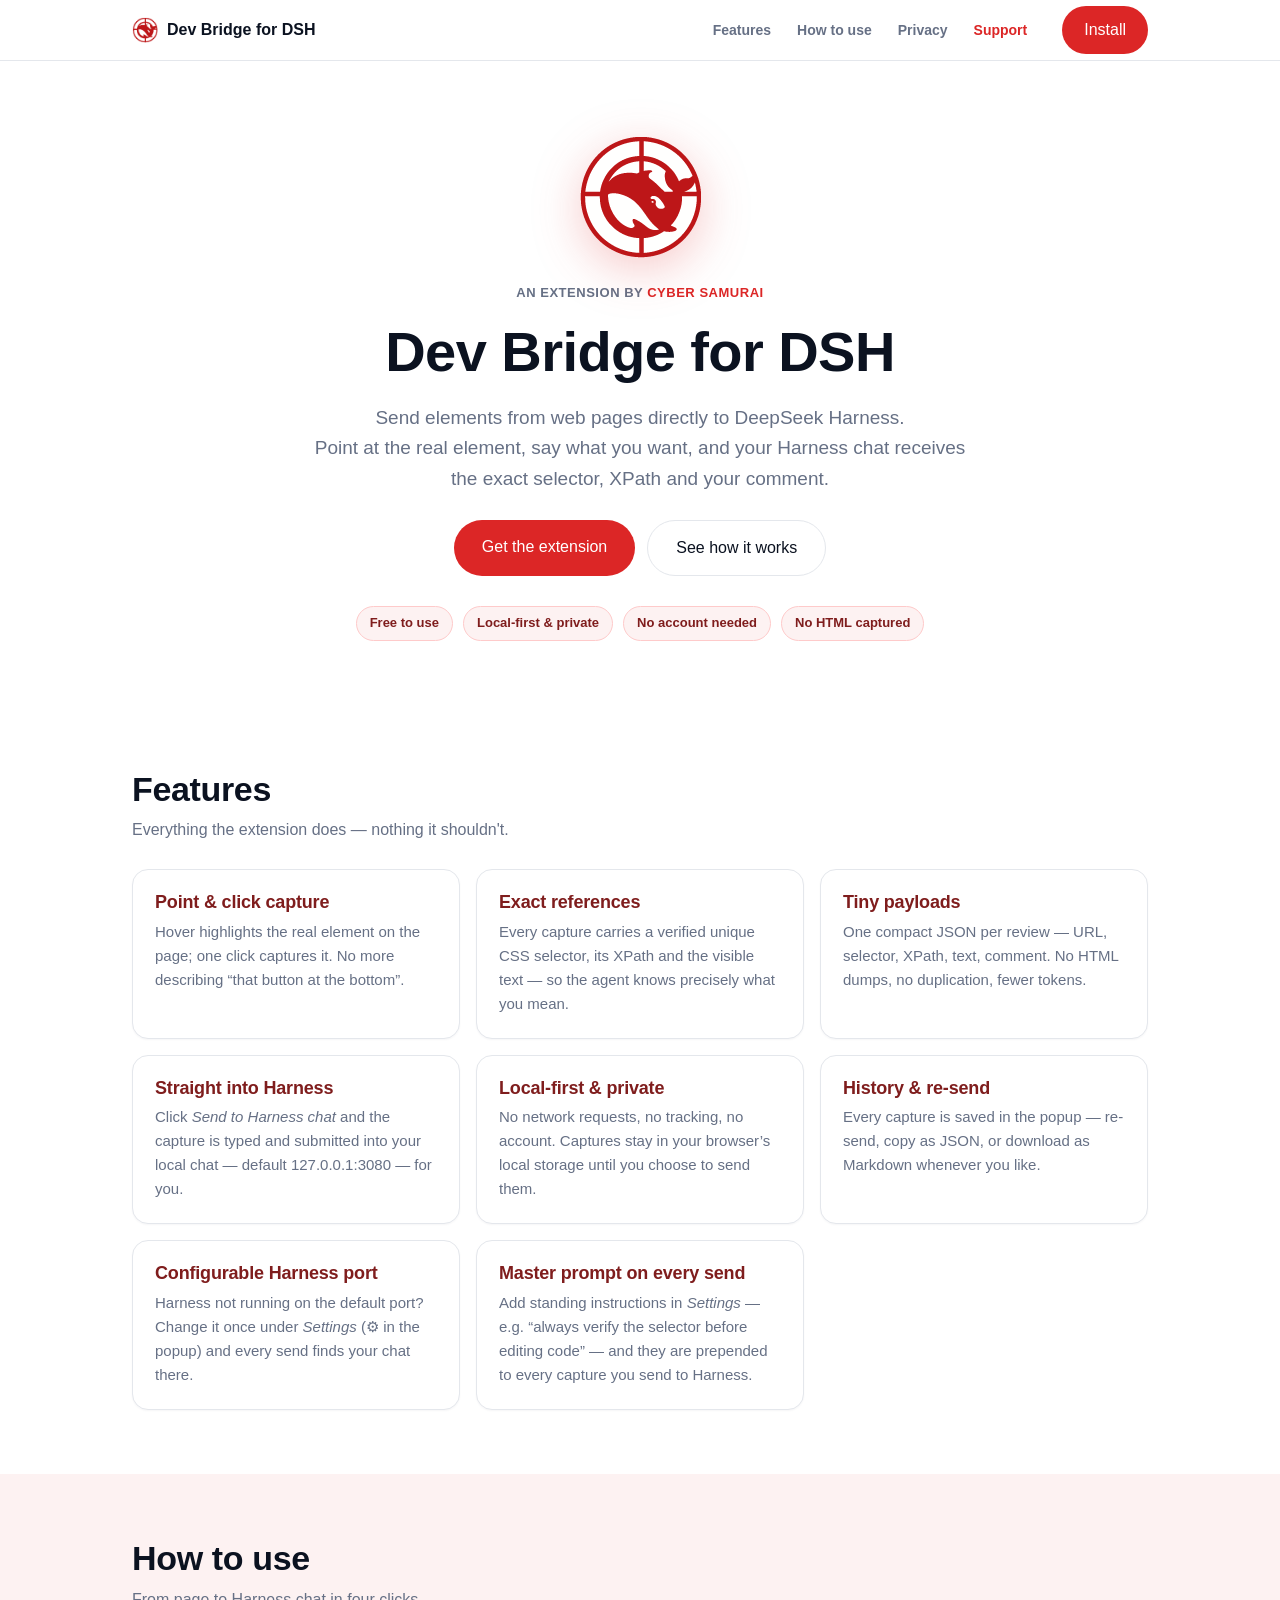
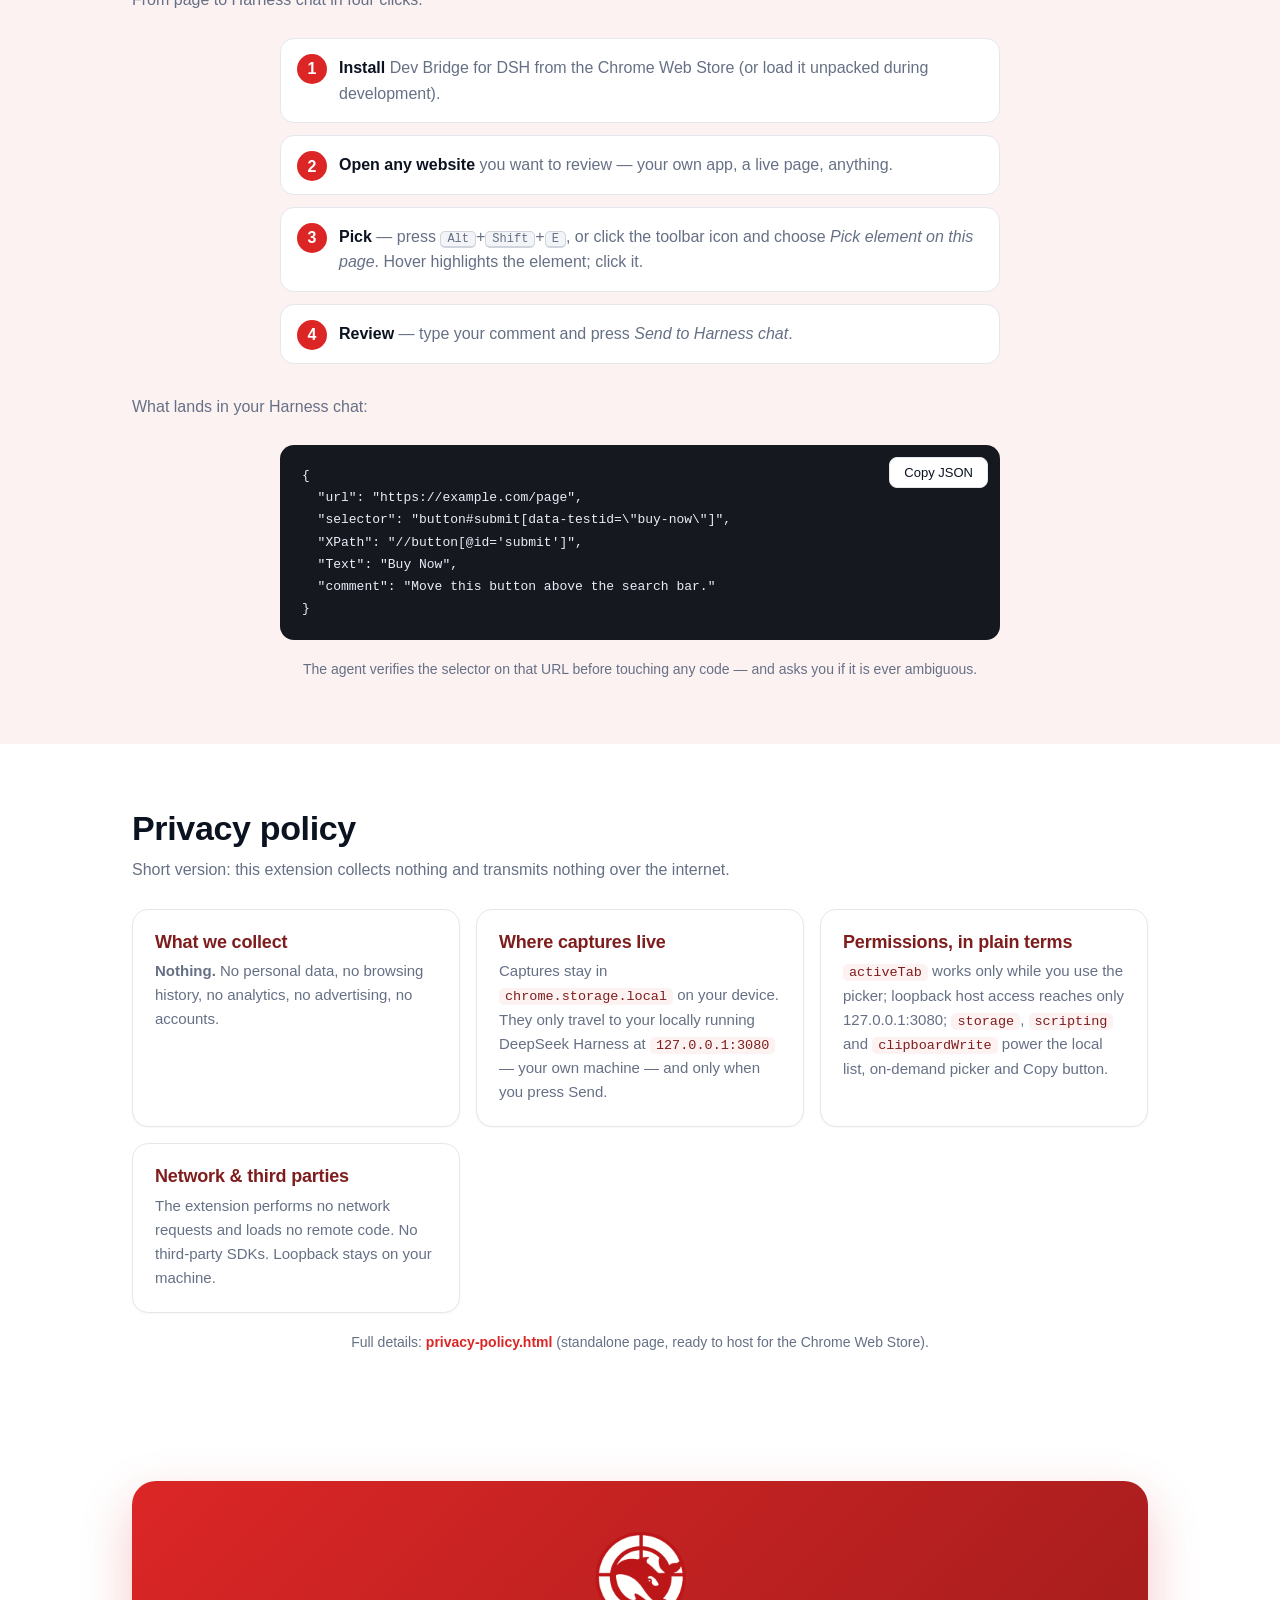
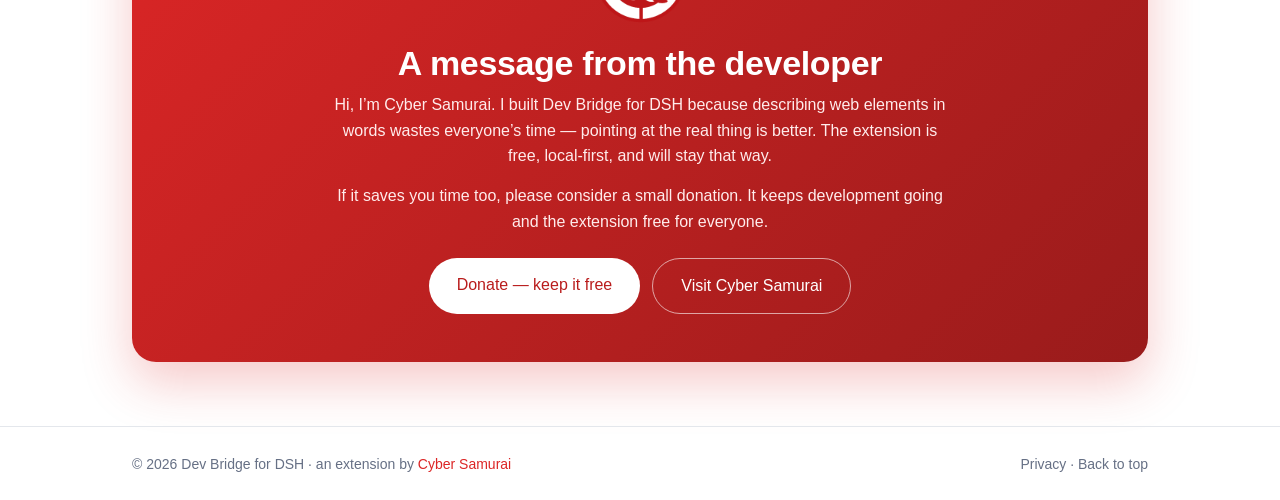
<file: element-picker/website/index.html>
<!doctype html>
<html lang="en">
<head>
<meta charset="utf-8" />
<meta name="viewport" content="width=device-width, initial-scale=1" />
<title>Dev Bridge for DSH — send web elements straight into DeepSeek Harness</title>
<meta name="description" content="Click any element on a web page, write a review, and send its exact selector + XPath straight into your DeepSeek Harness chat. Local-first, private, free. Built by Cyber Samurai." />
<link rel="icon" type="image/png" href="assets/icon128.png" />
<link rel="stylesheet" href="styles.css" />
</head>
<body>
<header class="site-head">
  <div class="wrap head-inner">
    <a class="brand" href="#top">
      <img src="assets/icon32.png" width="26" height="26" alt="Dev Bridge for DSH icon" />
      <span>Dev&nbsp;Bridge&nbsp;for&nbsp;DSH</span>
    </a>
    <nav class="nav" aria-label="Primary">
      <a href="#features">Features</a>
      <a href="#how">How to use</a>
      <a href="#privacy">Privacy</a>
      <a href="#support">Support</a>
    </nav>
    <a class="btn btn-red head-cta" id="storeLink" href="#how"><!-- TODO: replace with your Chrome Web Store URL -->Install</a>
  </div>
</header>

<main id="top">
  <!-- HERO -->
  <section class="hero">
    <div class="wrap hero-inner">
      <img class="hero-icon" src="assets/icon128.png" width="128" height="128" alt="Dev Bridge for DSH icon" />
      <p class="kicker">An extension by <a href="https://cybersamurai.co.uk" target="_blank" rel="noopener">Cyber Samurai</a></p>
      <h1>Dev Bridge for DSH</h1>
      <p class="lead">Send elements from web pages directly to DeepSeek Harness.<br />Point at the real element, say what you want, and your Harness chat receives the exact selector, XPath and your comment.</p>
      <div class="hero-actions">
        <a class="btn btn-red btn-lg" id="storeCta" href="#how"><!-- TODO: Chrome Web Store URL -->Get the extension</a>
        <a class="btn btn-ghost btn-lg" href="#how">See how it works</a>
      </div>
      <ul class="chips">
        <li>Free to use</li>
        <li>Local-first &amp; private</li>
        <li>No account needed</li>
        <li>No HTML captured</li>
      </ul>
    </div>
  </section>

  <!-- FEATURES -->
  <section class="section" id="features">
    <div class="wrap">
      <h2>Features</h2>
      <p class="section-sub">Everything the extension does — nothing it shouldn't.</p>
      <div class="grid cards">
        <article class="card">
          <h3>Point &amp; click capture</h3>
          <p>Hover highlights the real element on the page; one click captures it. No more describing “that button at the bottom”.</p>
        </article>
        <article class="card">
          <h3>Exact references</h3>
          <p>Every capture carries a verified unique CSS selector, its XPath and the visible text — so the agent knows precisely what you mean.</p>
        </article>
        <article class="card">
          <h3>Tiny payloads</h3>
          <p>One compact JSON per review — URL, selector, XPath, text, comment. No HTML dumps, no duplication, fewer tokens.</p>
        </article>
        <article class="card">
          <h3>Straight into Harness</h3>
          <p>Click <em>Send to Harness chat</em> and the capture is typed and submitted into your local chat — default 127.0.0.1:3080 — for you.</p>
        </article>
        <article class="card">
          <h3>Local-first &amp; private</h3>
          <p>No network requests, no tracking, no account. Captures stay in your browser’s local storage until you choose to send them.</p>
        </article>
        <article class="card">
          <h3>History &amp; re-send</h3>
          <p>Every capture is saved in the popup — re-send, copy as JSON, or download as Markdown whenever you like.</p>
        </article>
        <article class="card">
          <h3>Configurable Harness port</h3>
          <p>Harness not running on the default port? Change it once under <em>Settings</em> (⚙ in the popup) and every send finds your chat there.</p>
        </article>
        <article class="card">
          <h3>Master prompt on every send</h3>
          <p>Add standing instructions in <em>Settings</em> — e.g. “always verify the selector before editing code” — and they are prepended to every capture you send to Harness.</p>
        </article>
      </div>
    </div>
  </section>

  <!-- HOW -->
  <section class="section section-tint" id="how">
    <div class="wrap">
      <h2>How to use</h2>
      <p class="section-sub">From page to Harness chat in four clicks.</p>
      <ol class="steps">
        <li><b>Install</b> Dev Bridge for DSH from the Chrome Web Store (or load it unpacked during development).</li>
        <li><b>Open any website</b> you want to review — your own app, a live page, anything.</li>
        <li><b>Pick</b> — press <kbd>Alt</kbd>+<kbd>Shift</kbd>+<kbd>E</kbd>, or click the toolbar icon and choose <em>Pick element on this page</em>. Hover highlights the element; click it.</li>
        <li><b>Review</b> — type your comment and press <em>Send to Harness chat</em>.</li>
      </ol>
      <p class="section-sub">What lands in your Harness chat:</p>
      <div class="code-card">
        <button class="btn btn-ghost btn-sm copy-btn" id="copySample" type="button">Copy JSON</button>
        <pre id="sampleJson">{
  "url": "https://example.com/page",
  "selector": "button#submit[data-testid=\"buy-now\"]",
  "XPath": "//button[@id='submit']",
  "Text": "Buy Now",
  "comment": "Move this button above the search bar."
}</pre>
      </div>
      <p class="note">The agent verifies the selector on that URL before touching any code — and asks you if it is ever ambiguous.</p>
    </div>
  </section>

  <!-- PRIVACY -->
  <section class="section" id="privacy">
    <div class="wrap">
      <h2>Privacy policy</h2>
      <p class="section-sub">Short version: this extension collects nothing and transmits nothing over the internet.</p>
      <div class="grid privacy-grid">
        <div class="card">
          <h3>What we collect</h3>
          <p><strong>Nothing.</strong> No personal data, no browsing history, no analytics, no advertising, no accounts.</p>
        </div>
        <div class="card">
          <h3>Where captures live</h3>
          <p>Captures stay in <code>chrome.storage.local</code> on your device. They only travel to your locally running DeepSeek Harness at <code>127.0.0.1:3080</code> — your own machine — and only when you press Send.</p>
        </div>
        <div class="card">
          <h3>Permissions, in plain terms</h3>
          <p><code>activeTab</code> works only while you use the picker; loopback host access reaches only 127.0.0.1:3080; <code>storage</code>, <code>scripting</code> and <code>clipboardWrite</code> power the local list, on-demand picker and Copy button.</p>
        </div>
        <div class="card">
          <h3>Network &amp; third parties</h3>
          <p>The extension performs no network requests and loads no remote code. No third-party SDKs. Loopback stays on your machine.</p>
        </div>
      </div>
      <p class="note">Full details: <a href="privacy-policy.html">privacy-policy.html</a> (standalone page, ready to host for the Chrome Web Store).</p>
    </div>
  </section>

  <!-- SUPPORT -->
  <section class="section" id="support">
    <div class="wrap">
      <div class="support-card">
        <img src="assets/icon128.png" width="96" height="96" alt="" />
        <h2>A message from the developer</h2>
        <p class="support-msg">Hi, I’m Cyber Samurai. I built Dev Bridge for DSH because describing web elements in words wastes everyone’s time — pointing at the real thing is better. The extension is free, local-first, and will stay that way.</p>
        <p class="support-msg">If it saves you time too, please consider a small donation. It keeps development going and the extension free for everyone.</p>
        <div class="support-actions">
          <!-- Donate via Buy me a coffee -->
          <a class="btn btn-white btn-lg" id="donateBtn" href="https://www.buymeacoffee.com/bazzofx" target="_blank" rel="noopener">Donate — keep it free</a>
          <a class="btn btn-outline-white btn-lg" href="https://cybersamurai.co.uk" target="_blank" rel="noopener">Visit Cyber Samurai</a>
        </div>
      </div>
    </div>
  </section>
</main>

<footer class="site-foot">
  <div class="wrap foot-inner">
    <span>© <span id="year">2026</span> Dev Bridge for DSH · an extension by <a href="https://cybersamurai.co.uk" target="_blank" rel="noopener">Cyber Samurai</a></span>
    <span class="foot-links"><a href="#privacy">Privacy</a> · <a href="#top">Back to top</a></span>
  </div>
</footer>

<!-- Buy me a coffee — floating button, bottom right -->
<div id="bmc-wrap">
  <script type="text/javascript" src="https://cdnjs.buymeacoffee.com/1.0.0/button.prod.min.js" data-name="bmc-button" data-slug="bazzofx" data-color="#FFDD00" data-emoji=""  data-font="Comic" data-text="Buy me a coffee" data-outline-color="#000000" data-font-color="#000000" data-coffee-color="#ffffff" ></script>
</div>

<script src="app.js"></script>
</body>
</html>
</file>
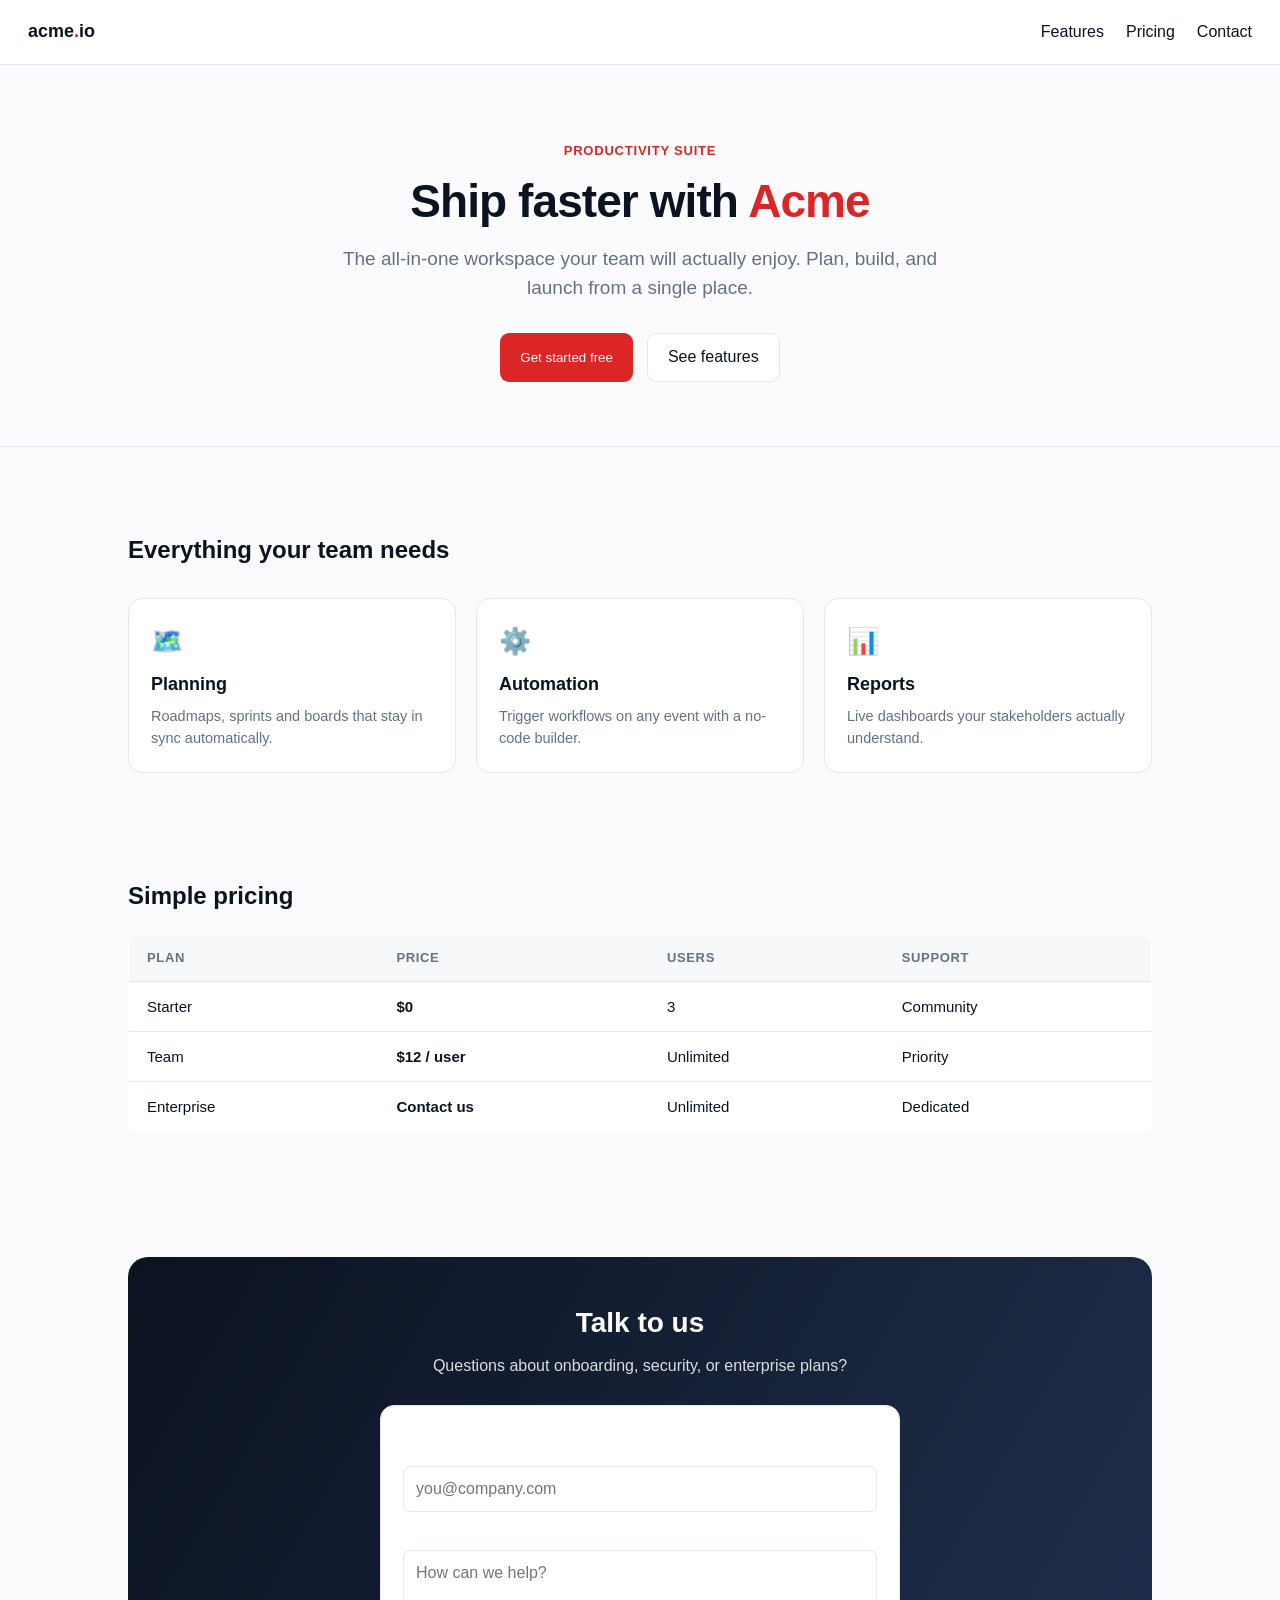
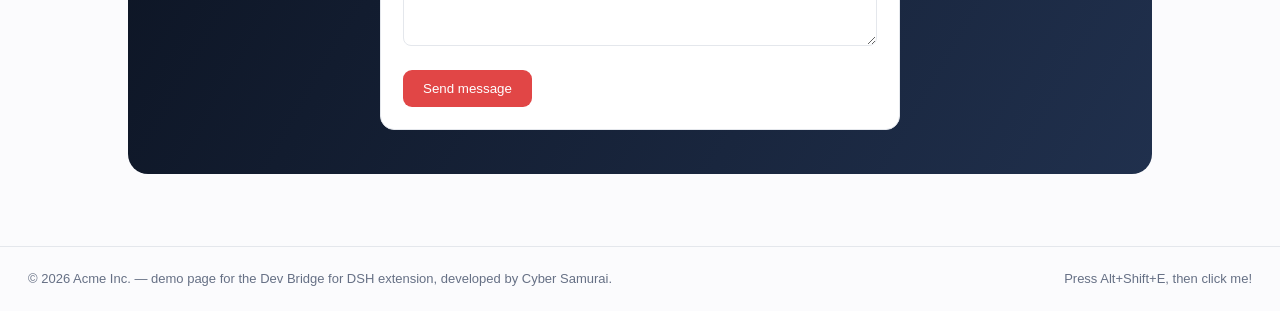
<file: element-picker/demo/demo-page.html>
<!doctype html>
<html lang="en">
<head>
<meta charset="utf-8" />
<meta name="viewport" content="width=device-width, initial-scale=1" />
<title>Acme SaaS — demo page for Dev Bridge for DSH</title>
<style>
  :root { color-scheme: light; --brand:#dc2626; --ink:#0b1220; --mut:#667085; --line:#e4e7ec; --bg:#fbfbfd; }
  * { box-sizing: border-box; }
  body { margin:0; font:16px/1.55 -apple-system,BlinkMacSystemFont,"Segoe UI",Roboto,sans-serif; color:var(--ink); background:var(--bg); }
  .wrap { max-width: 1080px; margin: 0 auto; padding: 0 28px; }
  header.site { display:flex; align-items:center; justify-content:space-between; padding:18px 28px; border-bottom:1px solid var(--line); background:#fff; }
  .brand { font-weight:800; font-size:18px; } .brand span { color:var(--brand); }
  nav.site { display:flex; gap:22px; } nav.site a { color:var(--ink); text-decoration:none; font-weight:500; }
  nav.site a:hover { color:var(--brand); }
  .btn { display:inline-block; border:0; border-radius:9px; padding:11px 20px; font:700 15px/1 inherit; cursor:pointer; text-decoration:none; }
  .btn.primary { background:var(--brand); color:#fff; }
  .btn.ghost { background:#fff; color:var(--ink); border:1px solid var(--line); }
  section.hero { padding:76px 0 64px; text-align:center; }
  .kicker { color:var(--brand); font-weight:800; letter-spacing:.06em; text-transform:uppercase; font-size:13px; }
  h1 { font-size:46px; line-height:1.15; margin:14px 0 16px; letter-spacing:-.02em; }
  .sub { color:var(--mut); font-size:19px; max-width:640px; margin:0 auto 30px; }
  .hero .row { display:flex; gap:14px; justify-content:center; }
  section.features { padding:64px 0; border-top:1px solid var(--line); }
  .cards { display:grid; grid-template-columns:repeat(3,1fr); gap:20px; margin-top:30px; }
  .card { background:#fff; border:1px solid var(--line); border-radius:14px; padding:22px; }
  .card .ico { font-size:26px; }
  .card h3 { margin:10px 0 6px; font-size:18px; }
  .card p { margin:0; color:var(--mut); font-size:14.5px; }
  section.pricing { padding:20px 0 64px; }
  table { width:100%; border-collapse:collapse; background:#fff; border:1px solid var(--line); border-radius:12px; overflow:hidden; margin-top:18px; }
  th,td { text-align:left; padding:13px 18px; border-bottom:1px solid var(--line); font-size:15px; }
  th { background:#f7f8fa; font-size:13px; text-transform:uppercase; letter-spacing:.05em; color:var(--mut); }
  tr:last-child td { border-bottom:0; }
  td.price { font-weight:800; }
  section.cta { padding:60px 0 72px; }
  .cta-box { background:linear-gradient(120deg,#0b1220,#20304d); color:#fff; border-radius:20px; padding:44px; text-align:center; }
  .cta-box h2 { margin:0 0 10px; font-size:28px; }
  .cta-box p { opacity:.85; margin:0 0 22px; }
  form.contact { max-width:520px; margin:26px auto 0; background:#fff; border:1px solid var(--line); border-radius:14px; padding:22px; text-align:left; }
  label { display:block; font-weight:600; font-size:14px; margin:10px 0 6px; }
  input[type=email], textarea { width:100%; border:1px solid var(--line); border-radius:8px; padding:10px 12px; font:inherit; }
  footer { border-top:1px solid var(--line); padding:22px 28px; color:var(--mut); font-size:13px; display:flex; justify-content:space-between; }
  /* stable hooks the picker prefers */
  [data-testid] { }
</style>
</head>
<body>

<header class="site" data-testid="site-header">
  <div class="brand">acme<span>.</span>io</div>
  <nav class="site" data-testid="main-nav">
    <a href="#features">Features</a>
    <a href="#pricing">Pricing</a>
    <a href="#contact">Contact</a>
  </nav>
</header>

<section class="hero">
  <div class="wrap">
    <div class="kicker">Productivity suite</div>
    <h1>Ship faster with <span style="color:var(--brand)">Acme</span></h1>
    <p class="sub">The all-in-one workspace your team will actually enjoy. Plan, build, and launch from a single place.</p>
    <div class="row">
      <button class="btn primary" id="ctaButton" data-testid="cta-start">Get started free</button>
      <a class="btn ghost" href="#features">See features</a>
    </div>
  </div>
</section>

<section class="features" id="features">
  <div class="wrap">
    <h2>Everything your team needs</h2>
    <div class="cards">
      <article class="card" data-testid="feature-card" data-feature="planning">
        <div class="ico">🗺️</div>
        <h3>Planning</h3>
        <p>Roadmaps, sprints and boards that stay in sync automatically.</p>
      </article>
      <article class="card" data-testid="feature-card" data-feature="automation">
        <div class="ico">⚙️</div>
        <h3>Automation</h3>
        <p>Trigger workflows on any event with a no-code builder.</p>
      </article>
      <article class="card" data-testid="feature-card" data-feature="reports">
        <div class="ico">📊</div>
        <h3>Reports</h3>
        <p>Live dashboards your stakeholders actually understand.</p>
      </article>
    </div>
  </div>
</section>

<section class="pricing" id="pricing">
  <div class="wrap">
    <h2>Simple pricing</h2>
    <table data-testid="pricing-table">
      <thead>
        <tr><th>Plan</th><th>Price</th><th>Users</th><th>Support</th></tr>
      </thead>
      <tbody>
        <tr><td>Starter</td><td class="price">$0</td><td>3</td><td>Community</td></tr>
        <tr><td>Team</td><td class="price">$12 / user</td><td>Unlimited</td><td>Priority</td></tr>
        <tr><td>Enterprise</td><td class="price">Contact us</td><td>Unlimited</td><td>Dedicated</td></tr>
      </tbody>
    </table>
  </div>
</section>

<section class="cta" id="contact">
  <div class="wrap">
    <div class="cta-box">
      <h2>Talk to us</h2>
      <p>Questions about onboarding, security, or enterprise plans?</p>
      <form class="contact" data-testid="contact-form">
        <label for="email">Work email</label>
        <input type="email" id="email" name="email" placeholder="you@company.com" data-testid="contact-email" />
        <label for="msg">Message</label>
        <textarea id="msg" name="msg" rows="3" placeholder="How can we help?" data-testid="contact-message"></textarea>
        <p style="margin:16px 0 0">
          <button type="submit" class="btn primary" data-testid="contact-submit">Send message</button>
        </p>
      </form>
    </div>
  </div>
</section>

<footer>
  <span>© 2026 Acme Inc. — demo page for the Dev Bridge for DSH extension, developed by Cyber Samurai.</span>
  <span>Press Alt+Shift+E, then click me!</span>
</footer>

</body>
</html>
</file>
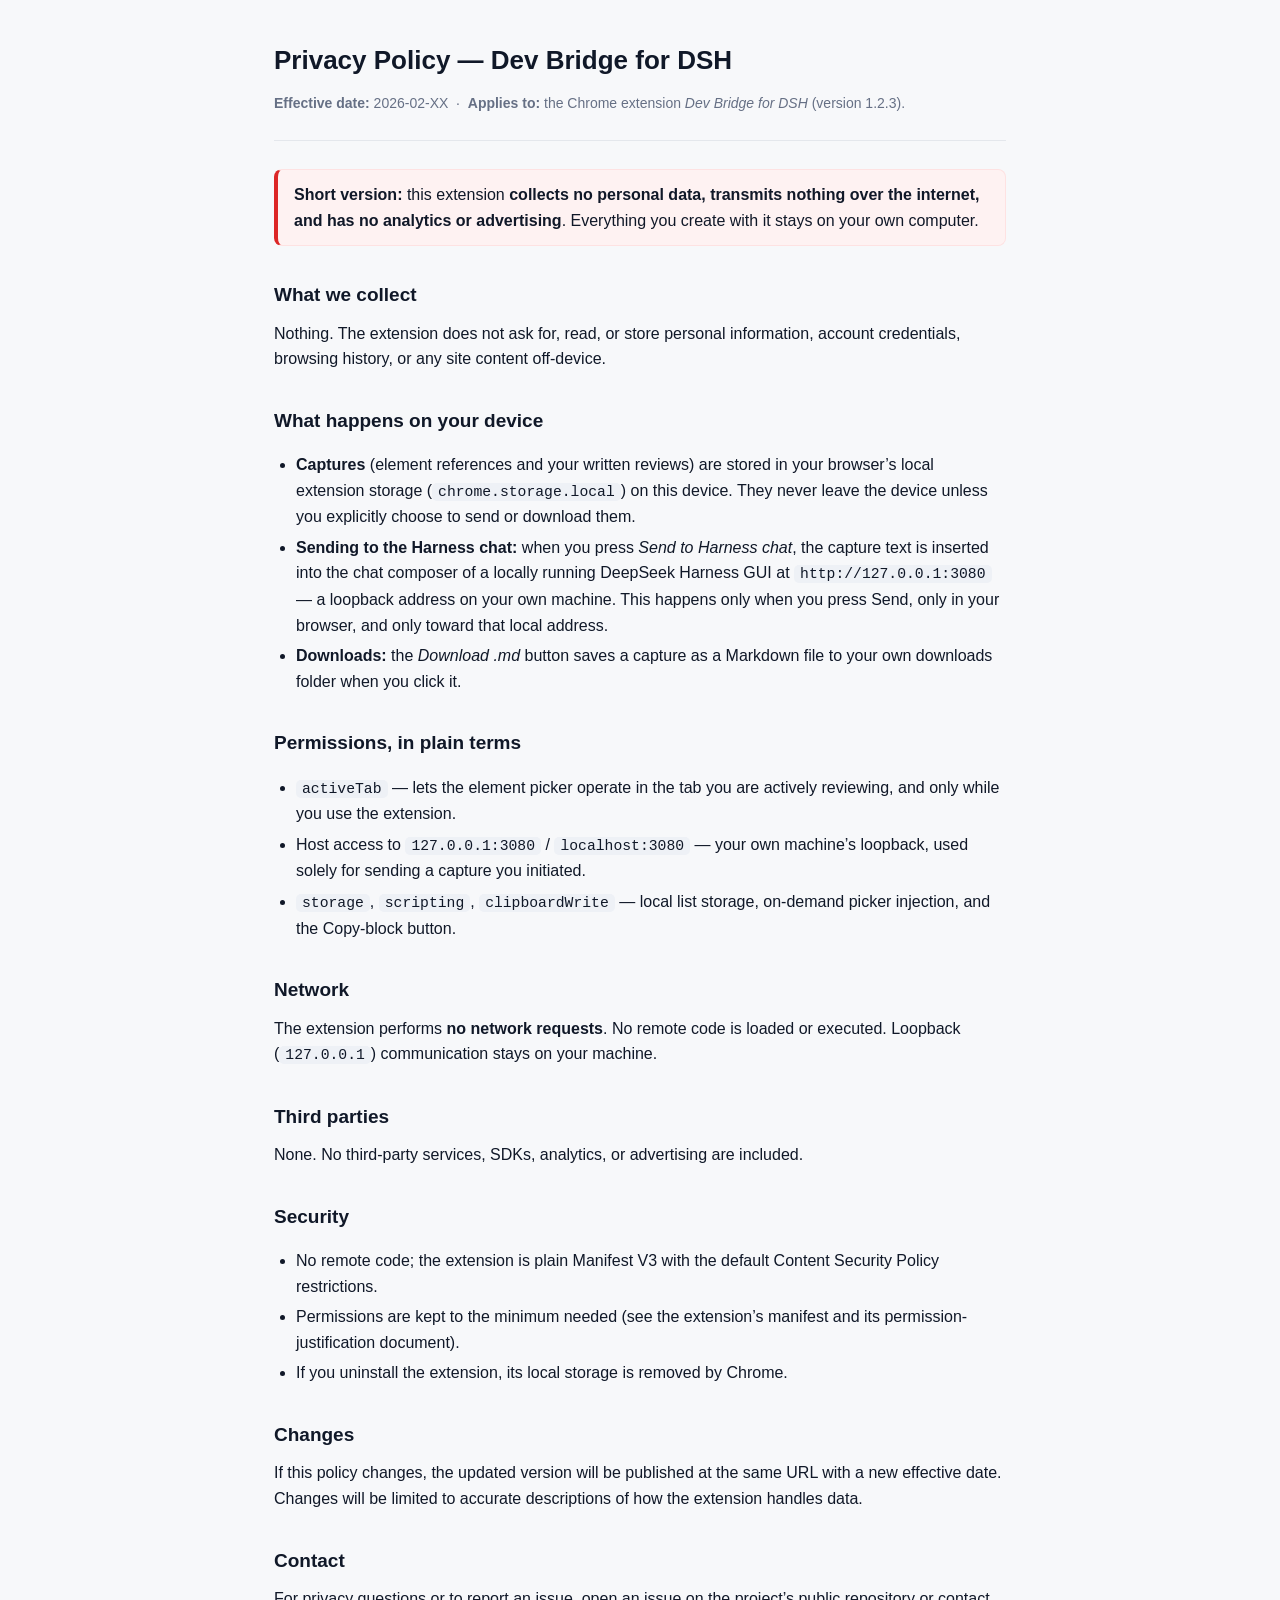
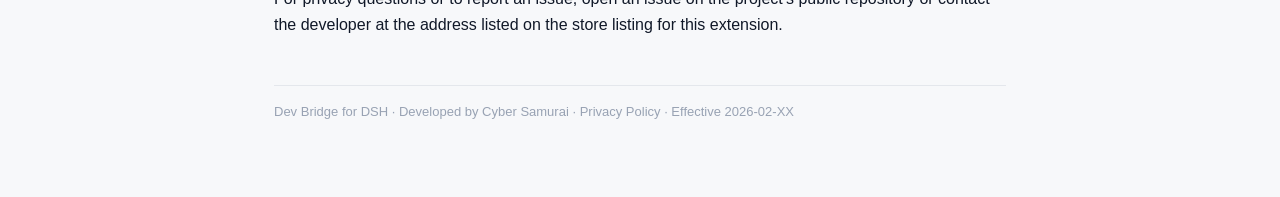
<file: element-picker/docs/privacy-policy.html>
<!doctype html>
<html lang="en">
<head>
<meta charset="utf-8" />
<meta name="viewport" content="width=device-width, initial-scale=1" />
<title>Privacy Policy — Dev Bridge for DSH</title>
<style>
  :root { color-scheme: light; }
  * { box-sizing: border-box; }
  body { margin: 0; font: 16px/1.6 -apple-system, BlinkMacSystemFont, "Segoe UI", Roboto, sans-serif; color: #101828; background: #f7f8fa; }
  main { max-width: 780px; margin: 0 auto; padding: 40px 24px 80px; }
  header { border-bottom: 1px solid #e4e7ec; padding-bottom: 16px; margin-bottom: 28px; }
  h1 { font-size: 26px; margin: 0 0 6px; }
  h2 { font-size: 19px; margin: 34px 0 10px; }
  p { margin: 10px 0; }
  code { background: #eef1f6; border-radius: 5px; padding: 1px 6px; font-size: 0.92em; }
  ul { padding-left: 22px; }
  li { margin: 5px 0; }
  .meta { color: #667085; font-size: 14px; }
  .callout { background: #fef2f2; border: 1px solid #fee2e2; border-left: 4px solid #dc2626; border-radius: 8px; padding: 12px 16px; }
  footer { margin-top: 48px; padding-top: 16px; border-top: 1px solid #e4e7ec; color: #98a2b3; font-size: 13px; }
</style>
</head>
<body>
<main>
  <header>
    <h1>Privacy Policy — Dev Bridge for DSH</h1>
    <p class="meta"><strong>Effective date:</strong> 2026-02-XX &nbsp;·&nbsp; <strong>Applies to:</strong> the Chrome extension <em>Dev Bridge for DSH</em> (version 1.2.3).</p>
  </header>

  <div class="callout">
    <strong>Short version:</strong> this extension <strong>collects no personal
    data, transmits nothing over the internet, and has no analytics or
    advertising</strong>. Everything you create with it stays on your own
    computer.
  </div>

  <h2>What we collect</h2>
  <p>Nothing. The extension does not ask for, read, or store personal
  information, account credentials, browsing history, or any site content
  off-device.</p>

  <h2>What happens on your device</h2>
  <ul>
    <li><strong>Captures</strong> (element references and your written reviews)
    are stored in your browser’s local extension storage
    (<code>chrome.storage.local</code>) on this device. They never leave the
    device unless you explicitly choose to send or download them.</li>
    <li><strong>Sending to the Harness chat:</strong> when you press
    <em>Send to Harness chat</em>, the capture text is inserted into the chat
    composer of a locally running DeepSeek Harness GUI at
    <code>http://127.0.0.1:3080</code> — a loopback address on your own
    machine. This happens only when you press Send, only in your browser, and
    only toward that local address.</li>
    <li><strong>Downloads:</strong> the <em>Download .md</em> button saves a
    capture as a Markdown file to your own downloads folder when you click it.</li>
  </ul>

  <h2>Permissions, in plain terms</h2>
  <ul>
    <li><code>activeTab</code> — lets the element picker operate in the tab
    you are actively reviewing, and only while you use the extension.</li>
    <li>Host access to <code>127.0.0.1:3080</code> / <code>localhost:3080</code>
    — your own machine’s loopback, used solely for sending a capture you
    initiated.</li>
    <li><code>storage</code>, <code>scripting</code>, <code>clipboardWrite</code>
    — local list storage, on-demand picker injection, and the Copy-block
    button.</li>
  </ul>

  <h2>Network</h2>
  <p>The extension performs <strong>no network requests</strong>. No remote
  code is loaded or executed. Loopback (<code>127.0.0.1</code>) communication
  stays on your machine.</p>

  <h2>Third parties</h2>
  <p>None. No third-party services, SDKs, analytics, or advertising are
  included.</p>

  <h2>Security</h2>
  <ul>
    <li>No remote code; the extension is plain Manifest&nbsp;V3 with the
    default Content Security Policy restrictions.</li>
    <li>Permissions are kept to the minimum needed (see the extension’s
    manifest and its permission-justification document).</li>
    <li>If you uninstall the extension, its local storage is removed by Chrome.</li>
  </ul>

  <h2>Changes</h2>
  <p>If this policy changes, the updated version will be published at the same
  URL with a new effective date. Changes will be limited to accurate
  descriptions of how the extension handles data.</p>

  <h2>Contact</h2>
  <p>For privacy questions or to report an issue, open an issue on the
  project’s public repository or contact the developer at the address listed
  on the store listing for this extension.</p>

  <footer>Dev Bridge for DSH · Developed by Cyber Samurai · Privacy Policy · Effective 2026-02-XX</footer>
</main>
</body>
</html>
</file>
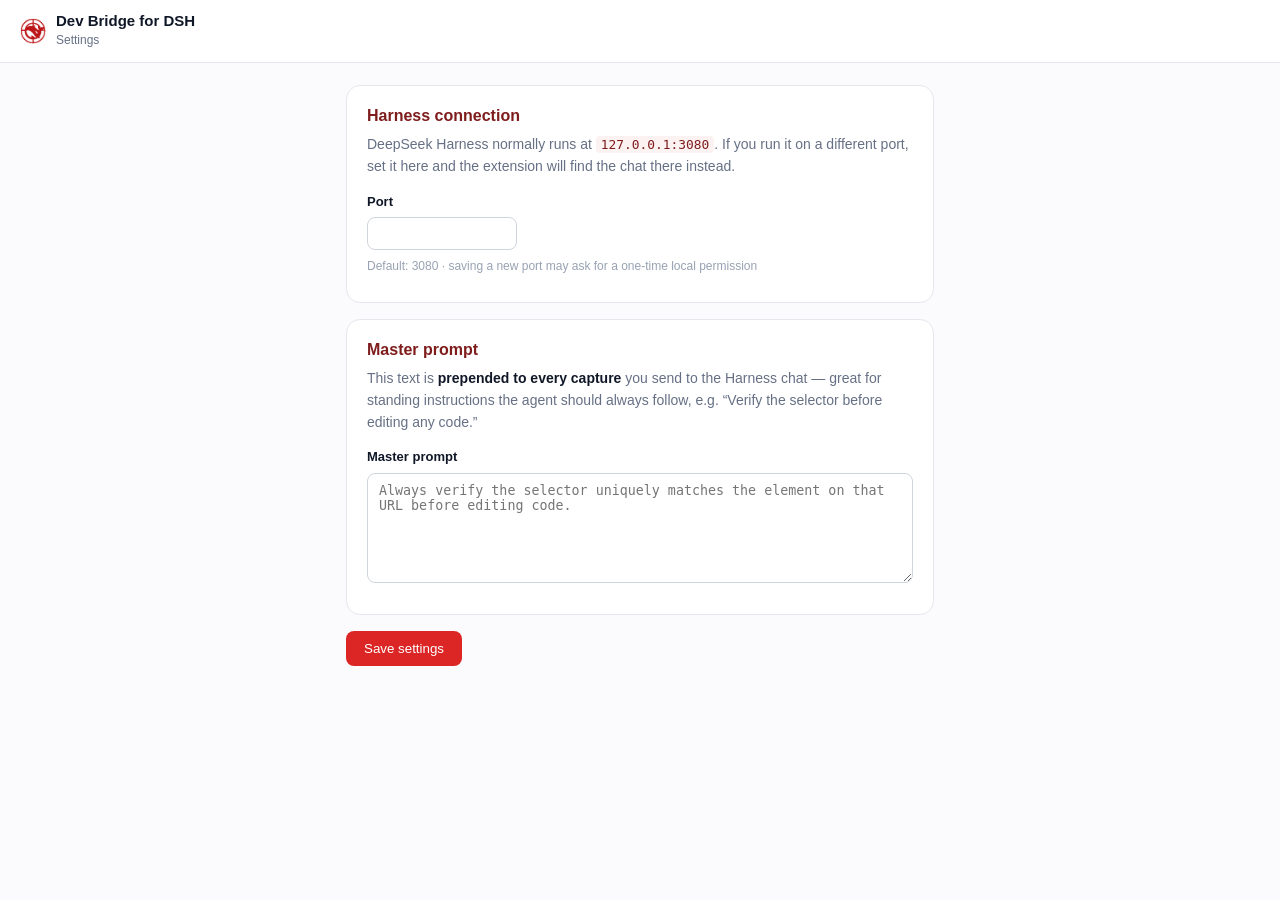
<file: element-picker/options/options.html>
<!doctype html>
<html lang="en">
<head>
  <meta charset="utf-8" />
  <meta name="viewport" content="width=device-width, initial-scale=1" />
  <title>Settings — Dev Bridge for DSH</title>
  <link rel="stylesheet" href="options.css" />
</head>
<body>
  <header class="top">
    <div class="brand">
      <img src="../icons/icon32.png" width="26" height="26" alt="" />
      <div>
        <h1>Dev Bridge for DSH</h1>
        <p>Settings</p>
      </div>
    </div>
  </header>

  <main class="content">
    <section class="card">
      <h2>Harness connection</h2>
      <p class="desc">DeepSeek Harness normally runs at <code>127.0.0.1:3080</code>. If you run it on a different port, set it here and the extension will find the chat there instead.</p>
      <label for="portInput">Port</label>
      <input type="number" id="portInput" min="1" max="65535" inputmode="numeric" />
      <p class="hint">Default: 3080 · saving a new port may ask for a one-time local permission</p>
      <div id="connNote" class="note"></div>
    </section>

    <section class="card">
      <h2>Master prompt</h2>
      <p class="desc">This text is <b>prepended to every capture</b> you send to the Harness chat — great for standing instructions the agent should always follow, e.g. “Verify the selector before editing any code.”</p>
      <label for="masterInput">Master prompt</label>
      <textarea id="masterInput" rows="6" placeholder="Always verify the selector uniquely matches the element on that URL before editing code."></textarea>
      <p class="hint" id="masterCount"></p>
    </section>

    <div class="actions">
      <button id="saveBtn" class="btn primary" type="button">Save settings</button>
      <span id="status" class="status"></span>
    </div>
  </main>

  <script src="options.js"></script>
</body>
</html>
</file>
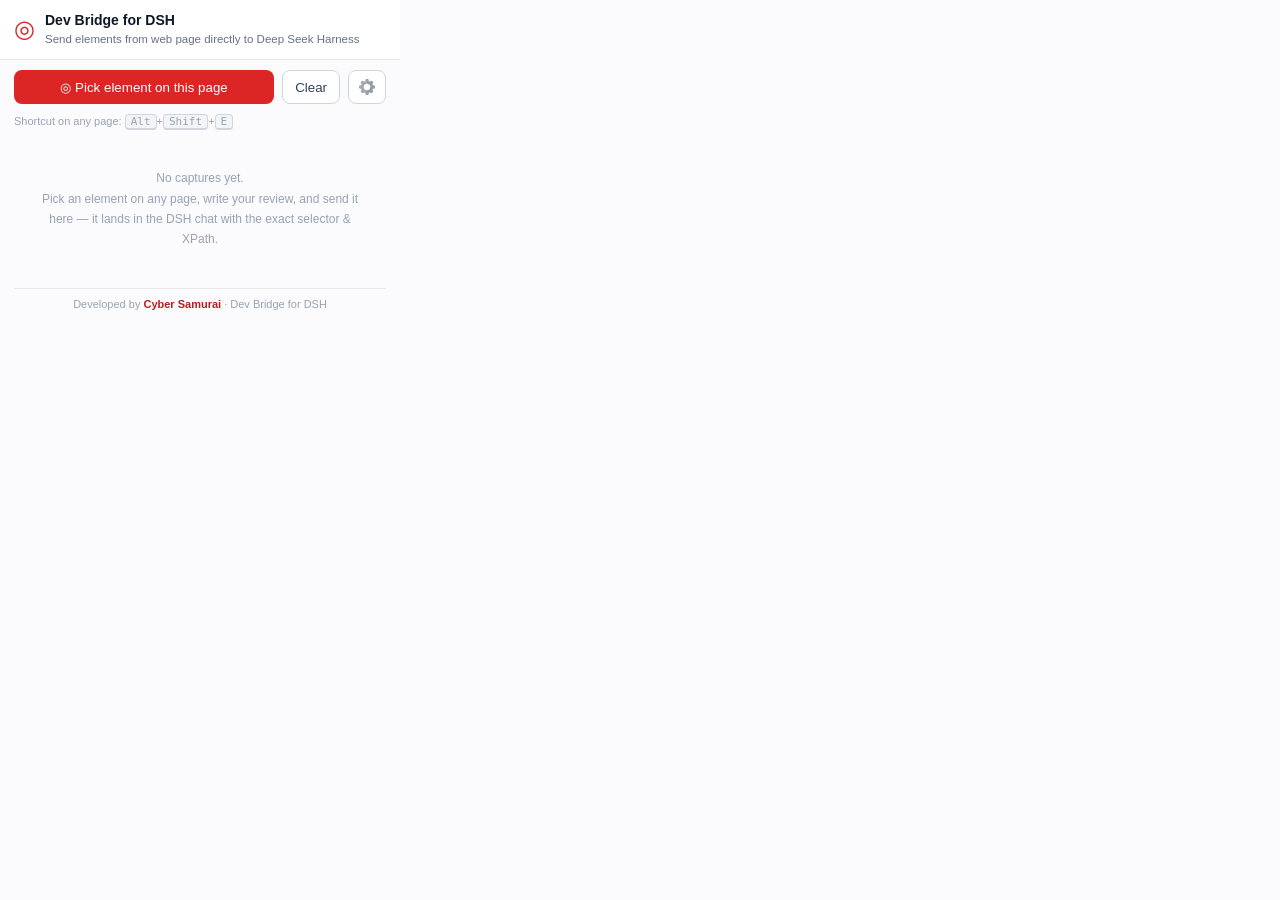
<file: element-picker/popup/popup.html>
<!doctype html>
<html lang="en">
<head>
  <meta charset="utf-8" />
  <title>Dev Bridge for DSH</title>
  <link rel="stylesheet" href="popup.css" />
</head>
<body>
  <header class="top">
    <div class="brand">
      <span class="logo">◎</span>
      <div>
        <h1>Dev Bridge for DSH</h1>
        <p>Send elements from web page directly to Deep Seek Harness</p>
      </div>
    </div>
  </header>

  <div class="toolbar">
    <button id="pickBtn" class="btn primary">◎ Pick element on this page</button>
    <button id="clearBtn" class="btn ghost" title="Delete all saved captures">Clear</button>
    <button id="settingsBtn" class="btn ghost icon" title="Open Settings"><img src="../icons/settings.png" width="16" height="16" alt="Settings" /></button>
  </div>
  <p class="kbd-hint">Shortcut on any page: <kbd>Alt</kbd>+<kbd>Shift</kbd>+<kbd>E</kbd></p>

  <div id="status" class="status"></div>

  <section id="listWrap" class="list-wrap">
    <ul id="list" class="list"></ul>
    <div id="empty" class="empty">No captures yet.<br/>Pick an element on any page, write your review, and send it here — it lands in the DSH chat with the exact selector &amp; XPath.</div>
  </section>

  <template id="itemTpl">
    <li class="item">
      <div class="item-main">
        <div class="item-head">
          <span class="item-time"></span>
          <span class="item-host"></span>
        </div>
        <code class="item-selector"></code>
        <div class="item-comment"></div>
      </div>
      <div class="item-actions">
        <button class="act send" title="Send to DSH chat">Send</button>
        <button class="act copy" title="Copy block to clipboard">Copy</button>
        <button class="act dl" title="Download as .md">.md</button>
        <button class="act del" title="Delete">✕</button>
      </div>
    </li>
  </template>

  <footer class="popup-footer">Developed by <a id="authorLink" href="https://cybersamurai.co.uk" target="_blank" rel="noopener noreferrer">Cyber Samurai</a> · Dev Bridge for DSH</footer>

  <script src="../content/capture-format.js"></script>
  <script src="popup.js"></script>
</body>
</html>
</file>
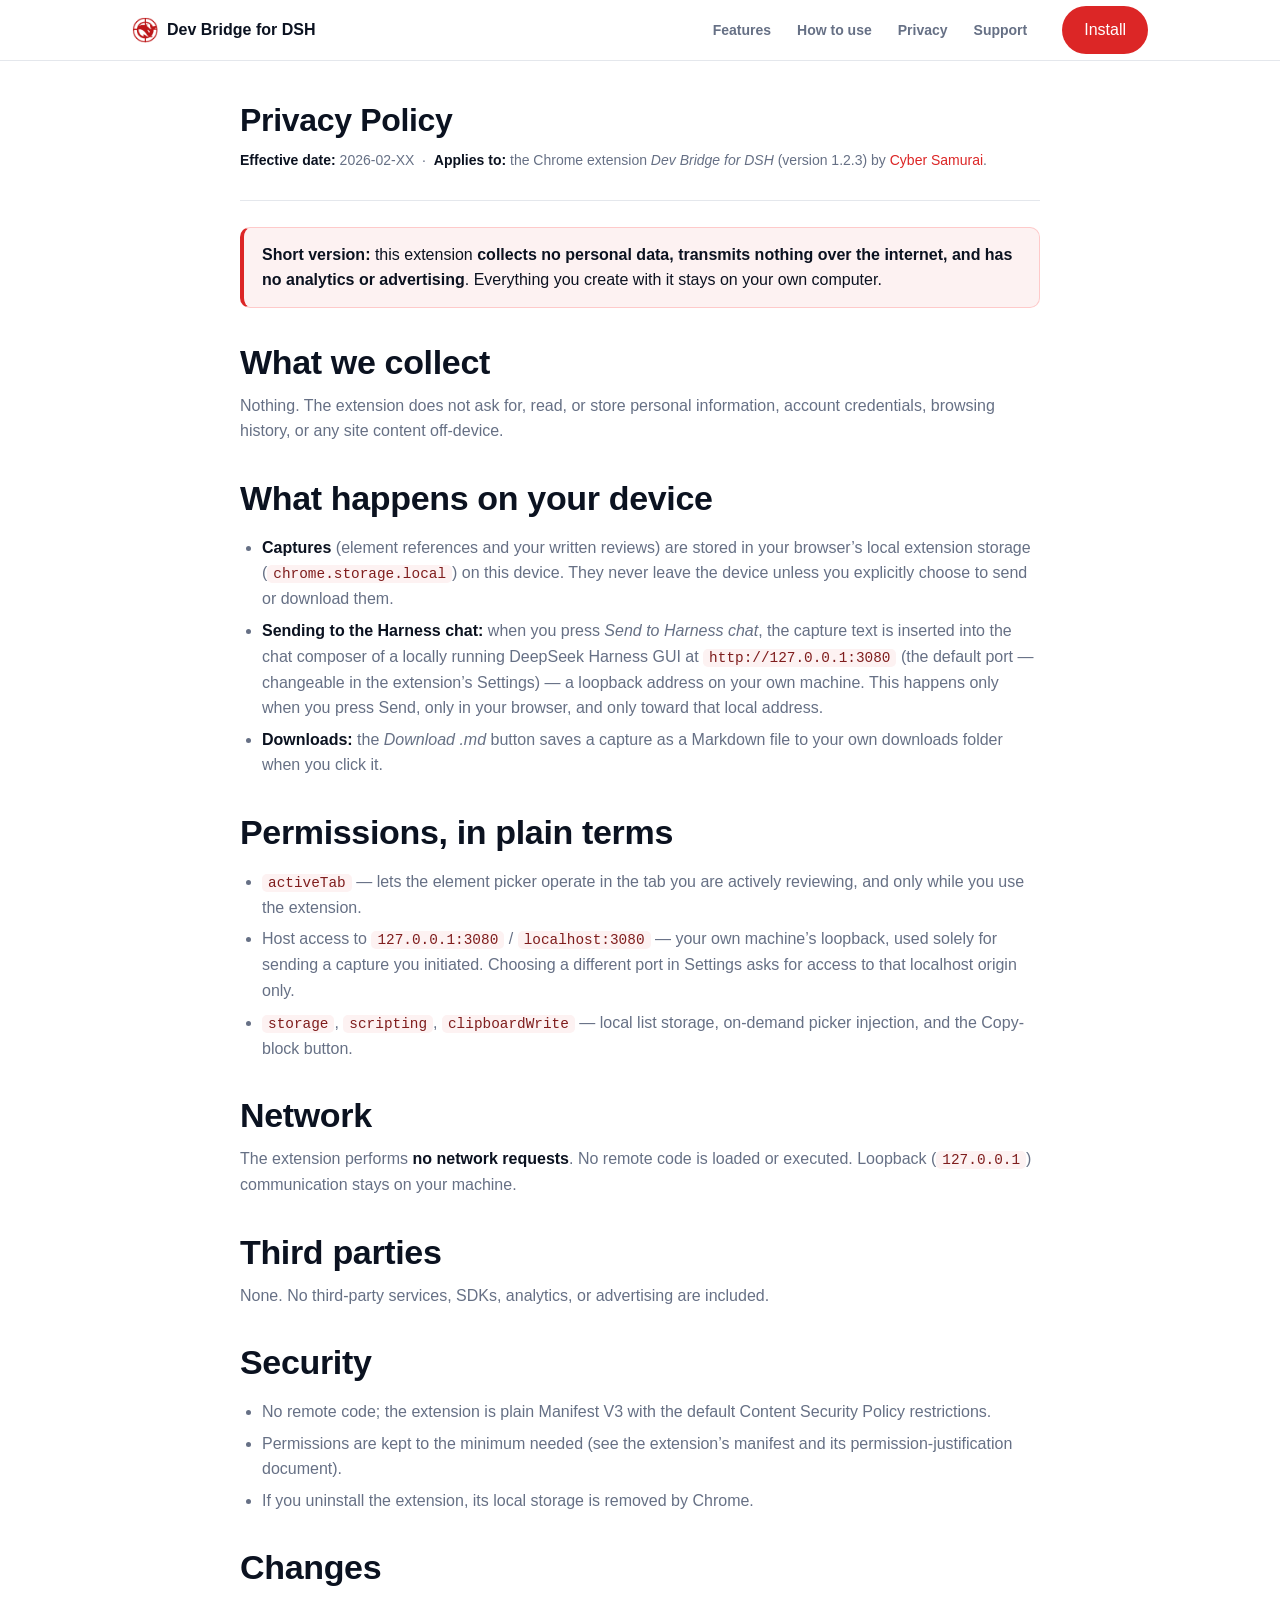
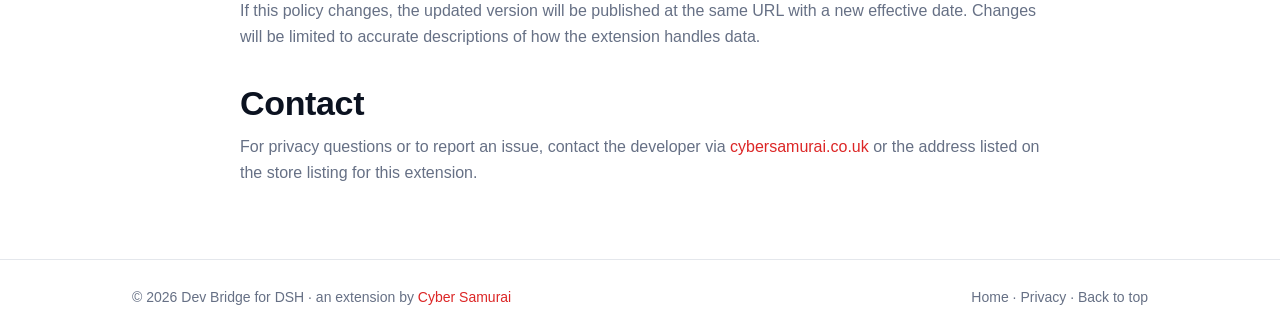
<file: element-picker/website/privacy-policy.html>
<!doctype html>
<html lang="en">
<head>
<meta charset="utf-8" />
<meta name="viewport" content="width=device-width, initial-scale=1" />
<title>Privacy Policy — Dev Bridge for DSH</title>
<meta name="description" content="Privacy policy for the Dev Bridge for DSH Chrome extension: no personal data is collected and nothing is transmitted over the internet." />
<link rel="icon" type="image/png" href="assets/icon128.png" />
<link rel="stylesheet" href="styles.css" />
<style>
  /* Privacy-policy page: same header/footer as the main site, prose below. */
  .policy { max-width: 800px; margin: 0 auto; padding: 40px 0 64px; }
  .policy-head { border-bottom: 1px solid var(--line); padding-bottom: 18px; margin-bottom: 26px; }
  .policy h1 { font-size: 32px; margin: 0 0 6px; }
  .meta { color: var(--mut); font-size: 14px; }
  .policy h2 { margin: 34px 0 8px; color: var(--ink); }
  .policy p { color: var(--mut); margin: 10px 0; }
  .policy strong { color: var(--ink); }
  .policy ul { padding-left: 22px; }
  .policy li { margin: 6px 0; color: var(--mut); }
  .policy code { background: #fdf2f2; color: #7f1d1d; }
  .callout { background: var(--bg-tint); border: 1px solid #fecaca; border-left: 4px solid var(--red); border-radius: 10px; padding: 14px 18px; margin: 20px 0 8px; }
</style>
</head>
<body>

<header class="site-head">
  <div class="wrap head-inner">
    <a class="brand" href="index.html">
      <img src="assets/icon32.png" width="26" height="26" alt="Dev Bridge for DSH icon" />
      <span>Dev&nbsp;Bridge&nbsp;for&nbsp;DSH</span>
    </a>
    <nav class="nav" aria-label="Primary">
      <a href="index.html#features">Features</a>
      <a href="index.html#how">How to use</a>
      <a href="index.html#privacy">Privacy</a>
      <a href="index.html#support">Support</a>
    </nav>
    <!-- TODO: replace with your Chrome Web Store URL -->
    <a class="btn btn-red head-cta" href="index.html#how">Install</a>
  </div>
</header>

<main>
  <div class="wrap">
    <article class="policy">
      <div class="policy-head">
        <h1>Privacy Policy</h1>
        <p class="meta"><strong>Effective date:</strong> 2026-02-XX &nbsp;·&nbsp; <strong>Applies to:</strong> the Chrome extension <em>Dev Bridge for DSH</em> (version 1.2.3) by <a href="https://cybersamurai.co.uk" target="_blank" rel="noopener">Cyber Samurai</a>.</p>
      </div>

      <div class="callout">
        <strong>Short version:</strong> this extension <strong>collects no personal
        data, transmits nothing over the internet, and has no analytics or
        advertising</strong>. Everything you create with it stays on your own
        computer.
      </div>

      <h2>What we collect</h2>
      <p>Nothing. The extension does not ask for, read, or store personal
      information, account credentials, browsing history, or any site content
      off-device.</p>

      <h2>What happens on your device</h2>
      <ul>
        <li><strong>Captures</strong> (element references and your written reviews)
        are stored in your browser’s local extension storage
        (<code>chrome.storage.local</code>) on this device. They never leave the
        device unless you explicitly choose to send or download them.</li>
        <li><strong>Sending to the Harness chat:</strong> when you press
        <em>Send to Harness chat</em>, the capture text is inserted into the chat
        composer of a locally running DeepSeek Harness GUI at
        <code>http://127.0.0.1:3080</code> (the default port — changeable in the
        extension’s Settings) — a loopback address on your own machine. This
        happens only when you press Send, only in your browser, and only toward
        that local address.</li>
        <li><strong>Downloads:</strong> the <em>Download .md</em> button saves a
        capture as a Markdown file to your own downloads folder when you click it.</li>
      </ul>

      <h2>Permissions, in plain terms</h2>
      <ul>
        <li><code>activeTab</code> — lets the element picker operate in the tab
        you are actively reviewing, and only while you use the extension.</li>
        <li>Host access to <code>127.0.0.1:3080</code> / <code>localhost:3080</code>
        — your own machine’s loopback, used solely for sending a capture you
        initiated. Choosing a different port in Settings asks for access to that
        localhost origin only.</li>
        <li><code>storage</code>, <code>scripting</code>, <code>clipboardWrite</code>
        — local list storage, on-demand picker injection, and the Copy-block
        button.</li>
      </ul>

      <h2>Network</h2>
      <p>The extension performs <strong>no network requests</strong>. No remote
      code is loaded or executed. Loopback (<code>127.0.0.1</code>) communication
      stays on your machine.</p>

      <h2>Third parties</h2>
      <p>None. No third-party services, SDKs, analytics, or advertising are
      included.</p>

      <h2>Security</h2>
      <ul>
        <li>No remote code; the extension is plain Manifest&nbsp;V3 with the
        default Content Security Policy restrictions.</li>
        <li>Permissions are kept to the minimum needed (see the extension’s
        manifest and its permission-justification document).</li>
        <li>If you uninstall the extension, its local storage is removed by Chrome.</li>
      </ul>

      <h2>Changes</h2>
      <p>If this policy changes, the updated version will be published at the same
      URL with a new effective date. Changes will be limited to accurate
      descriptions of how the extension handles data.</p>

      <h2>Contact</h2>
      <p>For privacy questions or to report an issue, contact the developer via
      <a href="https://cybersamurai.co.uk" target="_blank" rel="noopener">cybersamurai.co.uk</a>
      or the address listed on the store listing for this extension.</p>
    </article>
  </div>
</main>

<footer class="site-foot">
  <div class="wrap foot-inner">
    <span>© <span id="year">2026</span> Dev Bridge for DSH · an extension by <a href="https://cybersamurai.co.uk" target="_blank" rel="noopener">Cyber Samurai</a></span>
    <span class="foot-links"><a href="index.html">Home</a> · <a href="index.html#privacy">Privacy</a> · <a href="index.html#top">Back to top</a></span>
  </div>
</footer>

<script>
  document.getElementById('year').textContent = String(new Date().getFullYear());
</script>
</body>
</html>
</file>
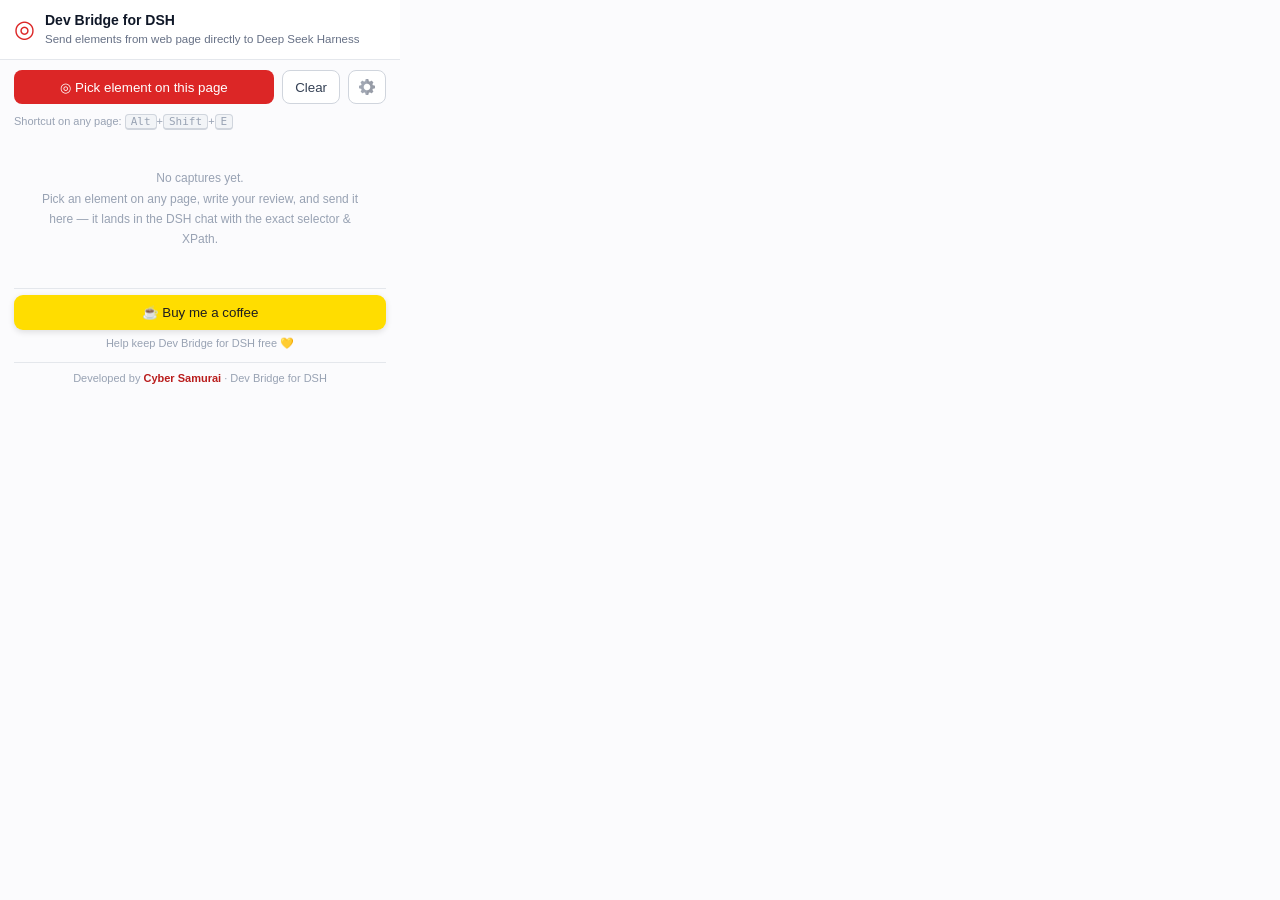
<file: web chrome store/popup/popup.html>
<!doctype html>
<html lang="en">
<head>
  <meta charset="utf-8" />
  <title>Dev Bridge for DSH</title>
  <link rel="stylesheet" href="popup.css" />
</head>
<body>
  <header class="top">
    <div class="brand">
      <span class="logo">◎</span>
      <div>
        <h1>Dev Bridge for DSH</h1>
        <p>Send elements from web page directly to Deep Seek Harness</p>
      </div>
    </div>
  </header>

  <div class="toolbar">
    <button id="pickBtn" class="btn primary">◎ Pick element on this page</button>
    <button id="clearBtn" class="btn ghost" title="Delete all saved captures">Clear</button>
    <button id="settingsBtn" class="btn ghost icon" title="Open Settings"><img src="../icons/settings.png" width="16" height="16" alt="Settings" /></button>
  </div>
  <p class="kbd-hint">Shortcut on any page: <kbd>Alt</kbd>+<kbd>Shift</kbd>+<kbd>E</kbd></p>

  <div id="status" class="status"></div>

  <section id="listWrap" class="list-wrap">
    <ul id="list" class="list"></ul>
    <div id="empty" class="empty">No captures yet.<br/>Pick an element on any page, write your review, and send it here — it lands in the DSH chat with the exact selector &amp; XPath.</div>
  </section>

  <template id="itemTpl">
    <li class="item">
      <div class="item-main">
        <div class="item-head">
          <span class="item-time"></span>
          <span class="item-host"></span>
        </div>
        <code class="item-selector"></code>
        <div class="item-comment"></div>
      </div>
      <div class="item-actions">
        <button class="act send" title="Send to DSH chat">Send</button>
        <button class="act copy" title="Copy block to clipboard">Copy</button>
        <button class="act dl" title="Download as .md">.md</button>
        <button class="act del" title="Delete">✕</button>
      </div>
    </li>
  </template>

  <div class="bmc-bar">
    <button id="bmcBtn" class="bmc-btn" type="button">☕ Buy me a coffee</button>
    <p class="bmc-note">Help keep Dev Bridge for DSH free 💛</p>
  </div>

  <footer class="popup-footer">Developed by <a id="authorLink" href="https://dev-bridge.cybersamurai.co.uk" target="_blank" rel="noopener noreferrer">Cyber Samurai</a> · Dev Bridge for DSH</footer>

  <script src="../content/capture-format.js"></script>
  <script src="popup.js"></script>
</body>
</html>
</file>
<file: element-picker/website/styles.css>
/* Dev Bridge for DSH — landing page. Brand: white + red. */
:root {
  color-scheme: light;
  --red: #dc2626;
  --red-dark: #b91c1c;
  --red-deep: #7f1d1d;
  --ink: #0b1220;
  --mut: #667085;
  --line: #e4e7ec;
  --bg: #ffffff;
  --bg-tint: #fdf2f2;
  --card: #ffffff;
  --radius: 16px;
  --shadow: 0 10px 30px rgba(16, 24, 40, 0.08);
}
* { box-sizing: border-box; }
html { scroll-behavior: smooth; }
body {
  margin: 0;
  font: 16px/1.6 -apple-system, BlinkMacSystemFont, "Segoe UI", Roboto, "Helvetica Neue", Arial, sans-serif;
  color: var(--ink);
  background: var(--bg);
  -webkit-font-smoothing: antialiased;
}
img { max-width: 100%; display: block; }
a { color: var(--red); text-decoration: none; }
a:hover { text-decoration: underline; }
.wrap { max-width: 1060px; margin: 0 auto; padding: 0 22px; }
h1, h2, h3 { line-height: 1.2; letter-spacing: -0.01em; }
h1 { font-size: clamp(34px, 6vw, 56px); margin: 14px 0 18px; }
h2 { font-size: clamp(24px, 3.4vw, 34px); margin: 0 0 8px; }
h3 { font-size: 18px; margin: 0 0 6px; }
p { margin: 0 0 12px; }
kbd { background: #f2f4f7; border: 1px solid #d0d5dd; border-bottom-width: 2px; border-radius: 5px; padding: 0 6px; font: 12px/1.6 ui-monospace, SFMono-Regular, Menlo, monospace; }
code { background: #fdf2f2; color: var(--red-deep); border-radius: 5px; padding: 1px 6px; font-size: 0.9em; }

/* ---------- header ---------- */
.site-head { position: sticky; top: 0; z-index: 20; background: rgba(255,255,255,0.92); backdrop-filter: blur(8px); border-bottom: 1px solid var(--line); }
.head-inner { display: flex; align-items: center; gap: 18px; min-height: 60px; }
.brand { display: inline-flex; align-items: center; gap: 9px; font-weight: 800; color: var(--ink); }
.brand:hover { text-decoration: none; }
.nav { display: flex; gap: 4px; margin-left: auto; }
.nav a { padding: 7px 11px; border-radius: 8px; color: var(--mut); font-weight: 600; font-size: 14px; }
.nav a:hover { color: var(--red); background: var(--bg-tint); text-decoration: none; }
.nav a.active { color: var(--red); }
.head-cta { margin-left: 6px; white-space: nowrap; }

/* ---------- buttons ---------- */
.btn { display: inline-block; border: 0; border-radius: 999px; padding: 11px 22px; font: 700 15px/1.2 inherit; cursor: pointer; text-align: center; }
.btn-lg { padding: 14px 28px; font-size: 16px; }
.btn-sm { padding: 7px 14px; font-size: 13px; }
.btn-red { background: var(--red); color: #fff; }
.btn-red:hover { background: var(--red-dark); text-decoration: none; }
.btn-ghost { background: #fff; color: var(--ink); border: 1px solid var(--line); }
.btn-ghost:hover { background: var(--bg-tint); text-decoration: none; }
.btn-white { background: #fff; color: var(--red-dark); }
.btn-white:hover { background: #ffe9e9; text-decoration: none; }
.btn-outline-white { background: transparent; color: #fff; border: 1px solid rgba(255,255,255,0.6); }
.btn-outline-white:hover { background: rgba(255,255,255,0.12); text-decoration: none; }

/* ---------- hero ---------- */
.hero { padding: 72px 0 64px; text-align: center; }
.hero-icon { margin: 0 auto 22px; filter: drop-shadow(0 12px 24px rgba(220,38,38,0.25)); }
.kicker { color: var(--mut); font-weight: 700; letter-spacing: 0.04em; font-size: 13px; text-transform: uppercase; }
.lead { max-width: 660px; margin: 0 auto 26px; font-size: 19px; color: var(--mut); }
.hero-actions { display: flex; gap: 12px; justify-content: center; flex-wrap: wrap; }
.chips { list-style: none; display: flex; gap: 8px 10px; justify-content: center; flex-wrap: wrap; margin: 30px 0 0; padding: 0; }
.chips li { background: var(--bg-tint); color: var(--red-deep); border: 1px solid #fecaca; font-size: 13px; font-weight: 600; border-radius: 999px; padding: 6px 13px; }

/* ---------- sections ---------- */
.section { padding: 64px 0; }
.section-tint { background: var(--bg-tint); }
.section-sub { color: var(--mut); margin-bottom: 26px; }
.grid { display: grid; grid-template-columns: repeat(auto-fit, minmax(280px, 1fr)); gap: 16px; }
.card { background: var(--card); border: 1px solid var(--line); border-radius: var(--radius); padding: 22px; box-shadow: 0 1px 2px rgba(16,24,40,0.04); }
.card h3 { color: var(--red-deep); }
.card p { margin: 0; color: var(--mut); font-size: 15px; }

/* ---------- steps & code ---------- */
.steps { max-width: 720px; margin: 0 auto 30px; padding: 0; list-style: none; counter-reset: step; display: grid; gap: 12px; }
.steps li { counter-increment: step; position: relative; background: var(--card); border: 1px solid var(--line); border-radius: 14px; padding: 16px 18px 16px 58px; color: var(--mut); }
.steps li b { color: var(--ink); }
.steps li::before { content: counter(step); position: absolute; left: 16px; top: 15px; width: 30px; height: 30px; border-radius: 50%; background: var(--red); color: #fff; font-weight: 800; display: grid; place-items: center; }
.code-card { position: relative; max-width: 720px; margin: 0 auto; background: #16181f; color: #e8edf7; border-radius: 14px; overflow: hidden; }
.code-card pre { margin: 0; padding: 20px 22px; overflow-x: auto; font: 13px/1.7 ui-monospace, SFMono-Regular, Menlo, Consolas, monospace; }
.copy-btn { position: absolute; top: 12px; right: 12px; border-radius: 8px !important; }
.note { text-align: center; color: var(--mut); font-size: 14px; max-width: 720px; margin: 18px auto 0; }
.note a { font-weight: 600; }

/* ---------- privacy grid ---------- */
.privacy-grid { margin-top: 8px; }
.privacy-grid .card { background: #fff; }

/* ---------- support ---------- */
.support-card { text-align: center; background: linear-gradient(135deg, #dc2626, #991b1b); color: #fff; border-radius: 24px; padding: 48px 30px; box-shadow: 0 20px 50px rgba(220,38,38,0.25); }
.support-card img { margin: 0 auto 18px; border-radius: 22px; }
.support-card h2 { color: #fff; }
.support-msg { max-width: 620px; margin: 0 auto 14px; color: #ffecec; }
.support-actions { display: flex; gap: 12px; justify-content: center; flex-wrap: wrap; margin-top: 24px; }

/* ---------- footer ---------- */
.site-foot { border-top: 1px solid var(--line); padding: 26px 0; color: var(--mut); font-size: 14px; }
.foot-inner { display: flex; gap: 12px; justify-content: space-between; flex-wrap: wrap; }
.foot-links a { color: var(--mut); }
.foot-links a:hover { color: var(--red); }

/* ---------- Buy me a coffee (floating, bottom right) ---------- */
#bmc-wrap {
  position: fixed;
  right: 20px;
  bottom: 20px;
  z-index: 999;
  line-height: 0;
}

/* ---------- responsive ---------- */
@media (max-width: 720px) {
  .head-inner { flex-wrap: wrap; padding: 10px 16px; }
  .nav { order: 3; width: 100%; margin: 0; overflow-x: auto; }
  .hero { padding: 52px 0 46px; }
  .section { padding: 48px 0; }
  .foot-inner { flex-direction: column; gap: 6px; text-align: center; }
}
</file>
<file: element-picker/options/options.css>
/* Options page — Dev Bridge for DSH. Brand: white + red. */
:root {
  color-scheme: light;
  --red: #dc2626;
  --red-dark: #b91c1c;
  --ink: #101828;
  --mut: #667085;
  --line: #e4e7ec;
  --bg: #fbfbfd;
}
* { box-sizing: border-box; }
body {
  margin: 0;
  background: var(--bg);
  color: var(--ink);
  font: 14px/1.55 -apple-system, BlinkMacSystemFont, "Segoe UI", Roboto, sans-serif;
}
.top {
  background: #fff;
  border-bottom: 1px solid var(--line);
  padding: 12px 20px;
  position: sticky;
  top: 0;
}
.brand { display: flex; gap: 10px; align-items: center; }
.brand h1 { margin: 0; font-size: 15px; line-height: 1.2; }
.brand p { margin: 1px 0 0; color: var(--mut); font-size: 12px; }
.content { max-width: 620px; margin: 0 auto; padding: 22px 16px 60px; }
.card {
  background: #fff;
  border: 1px solid var(--line);
  border-radius: 14px;
  padding: 18px 20px;
  margin-bottom: 16px;
}
.card h2 { margin: 0 0 6px; font-size: 16px; color: #7f1d1d; }
.desc { margin: 0 0 14px; color: var(--mut); }
.desc b { color: var(--ink); }
code { background: #fdf2f2; color: #7f1d1d; border-radius: 4px; padding: 1px 5px; font-size: 0.92em; }
label { display: block; font-weight: 600; font-size: 13px; margin-bottom: 5px; }
input[type="number"] {
  width: 150px;
  border: 1px solid #d0d5dd;
  border-radius: 8px;
  padding: 8px 10px;
  font: 600 14px/1.2 inherit;
  outline: none;
}
input:focus, textarea:focus { border-color: var(--red); box-shadow: 0 0 0 3px rgba(220, 38, 38, 0.15); }
textarea {
  width: 100%;
  border: 1px solid #d0d5dd;
  border-radius: 8px;
  padding: 9px 11px;
  font: 13px/1.5 inherit;
  resize: vertical;
  outline: none;
}
.hint { margin: 7px 0 0; color: #98a2b3; font-size: 12px; }
.note { margin-top: 8px; color: #98a2b3; font-size: 12px; }
.note.ok { color: #027a48; }
.note.err { color: #b91c1c; }
.actions { display: flex; align-items: center; gap: 12px; }
.btn {
  border: 0;
  border-radius: 8px;
  padding: 10px 18px;
  font: 700 13.5px/1.2 inherit;
  cursor: pointer;
}
.btn.primary { background: var(--red); color: #fff; }
.btn.primary:hover { background: var(--red-dark); }
.btn.primary:disabled { opacity: 0.55; cursor: default; }
.status { color: var(--mut); font-size: 13px; }
.status.ok { color: #027a48; }
.status.err { color: #b91c1c; }
</file>
<file: element-picker/popup/popup.css>
/* Dev Bridge for DSH — popup styles. Brand: red & white. */

:root {
  color-scheme: light;
}

* {
  box-sizing: border-box;
}

body {
  width: 400px;
  margin: 0;
  font: 13px/1.45 -apple-system, BlinkMacSystemFont, "Segoe UI", Roboto, sans-serif;
  color: #101828;
  background: #fbfbfd;
}

.top {
  padding: 12px 14px;
  border-bottom: 1px solid #e4e7ec;
  background: #fff;
}

.brand {
  display: flex;
  gap: 10px;
  align-items: center;
}

.logo {
  font-size: 24px;
  color: #dc2626;
}

h1 {
  margin: 0;
  font-size: 14px;
  line-height: 1.25;
}

.brand p {
  margin: 1px 0 0;
  color: #667085;
  font-size: 11.5px;
}

.toolbar {
  display: flex;
  gap: 8px;
  padding: 10px 14px 4px;
}

.btn {
  border: 1px solid transparent;
  border-radius: 8px;
  padding: 8px 12px;
  font: 600 12.5px/1.2 inherit;
  cursor: pointer;
}

.btn.primary {
  flex: 1;
  background: #dc2626;
  color: #fff;
}

.btn.primary:hover {
  background: #b91c1c;
}

.btn.ghost {
  background: #fff;
  color: #344054;
  border-color: #d0d5dd;
}

.btn.ghost:hover {
  background: #f2f4f7;
}

.kbd-hint {
  margin: 6px 14px 4px;
  color: #98a2b3;
  font-size: 11px;
}

kbd {
  background: #f2f4f7;
  border: 1px solid #d0d5dd;
  border-bottom-width: 2px;
  border-radius: 4px;
  padding: 0 5px;
  font: 11px/1.4 ui-monospace, monospace;
}

.status {
  margin: 4px 14px 0;
  padding: 6px 10px;
  border-radius: 6px;
  display: none;
  font-size: 12px;
  white-space: pre-wrap;
}

.status.show {
  display: block;
}

.status.ok {
  background: #ecfdf3;
  color: #027a48;
}

.status.err {
  background: #fef2f2;
  color: #b91c1c;
}

.list-wrap {
  padding: 6px 14px 10px;
}

.list {
  list-style: none;
  margin: 0;
  padding: 0;
  display: grid;
  gap: 8px;
  max-height: 404px;
  overflow-y: auto;
}

.item {
  background: #fff;
  border: 1px solid #e4e7ec;
  border-radius: 10px;
  padding: 9px 10px;
  display: grid;
  grid-template-columns: 1fr auto;
  gap: 8px;
  align-items: start;
}

.item-head {
  display: flex;
  gap: 8px;
  align-items: baseline;
}

.item-time {
  color: #98a2b3;
  font-size: 11px;
}

.item-host {
  color: #475467;
  font-size: 11px;
  font-weight: 600;
  overflow: hidden;
  text-overflow: ellipsis;
  white-space: nowrap;
  max-width: 210px;
}

.item-selector {
  display: block;
  margin-top: 2px;
  font: 11px/1.5 ui-monospace, SFMono-Regular, Menlo, monospace;
  color: #b91c1c;
  background: #fef2f2;
  border: 1px solid #fee2e2;
  border-radius: 5px;
  padding: 2px 6px;
  word-break: break-all;
}

.item-comment {
  margin-top: 4px;
  color: #344054;
  font-size: 12px;
  display: -webkit-box;
  -webkit-line-clamp: 2;
  -webkit-box-orient: vertical;
  overflow: hidden;
}

.item-actions {
  display: flex;
  flex-direction: column;
  gap: 4px;
}

.item-actions .act {
  border: 1px solid #d0d5dd;
  background: #fff;
  color: #344054;
  border-radius: 6px;
  font: 600 10.5px/1 inherit;
  padding: 3px 7px;
  cursor: pointer;
  text-align: center;
}

.item-actions .act:hover {
  background: #f2f4f7;
}

.item-actions .act.send {
  color: #fff;
  background: #dc2626;
  border-color: #dc2626;
}

.item-actions .act.send:hover {
  background: #b91c1c;
}

.item-actions .act.del {
  color: #b91c1c;
}

.empty {
  color: #98a2b3;
  text-align: center;
  padding: 28px 20px;
  font-size: 12px;
  line-height: 1.7;
}

.popup-footer {
  border-top: 1px solid #e4e7ec;
  margin: 0 14px;
  padding: 8px 0 10px;
  text-align: center;
  color: #98a2b3;
  font-size: 11px;
}

.popup-footer b {
  color: #b91c1c;
  font-weight: 700;
}

.popup-footer a {
  color: #b91c1c;
  font-weight: 700;
  text-decoration: none;
}

.popup-footer a:hover {
  text-decoration: underline;
}

.btn.icon {
  padding: 8px 10px;
  font-size: 14px;
  line-height: 1.2;
}
.btn.icon img {
  display: block;
}
</file>
<file: web chrome store/popup/popup.css>
/* Dev Bridge for DSH â€” popup styles. Brand: red & white. */

:root {
  color-scheme: light;
}

* {
  box-sizing: border-box;
}

body {
  width: 400px;
  margin: 0;
  font: 13px/1.45 -apple-system, BlinkMacSystemFont, "Segoe UI", Roboto, sans-serif;
  color: #101828;
  background: #fbfbfd;
}

.top {
  padding: 12px 14px;
  border-bottom: 1px solid #e4e7ec;
  background: #fff;
}

.brand {
  display: flex;
  gap: 10px;
  align-items: center;
}

.logo {
  font-size: 24px;
  color: #dc2626;
}

h1 {
  margin: 0;
  font-size: 14px;
  line-height: 1.25;
}

.brand p {
  margin: 1px 0 0;
  color: #667085;
  font-size: 11.5px;
}

.toolbar {
  display: flex;
  gap: 8px;
  padding: 10px 14px 4px;
}

.btn {
  border: 1px solid transparent;
  border-radius: 8px;
  padding: 8px 12px;
  font: 600 12.5px/1.2 inherit;
  cursor: pointer;
}

.btn.primary {
  flex: 1;
  background: #dc2626;
  color: #fff;
}

.btn.primary:hover {
  background: #b91c1c;
}

.btn.ghost {
  background: #fff;
  color: #344054;
  border-color: #d0d5dd;
}

.btn.ghost:hover {
  background: #f2f4f7;
}

.kbd-hint {
  margin: 6px 14px 4px;
  color: #98a2b3;
  font-size: 11px;
}

kbd {
  background: #f2f4f7;
  border: 1px solid #d0d5dd;
  border-bottom-width: 2px;
  border-radius: 4px;
  padding: 0 5px;
  font: 11px/1.4 ui-monospace, monospace;
}

.status {
  margin: 4px 14px 0;
  padding: 6px 10px;
  border-radius: 6px;
  display: none;
  font-size: 12px;
  white-space: pre-wrap;
}

.status.show {
  display: block;
}

.status.ok {
  background: #ecfdf3;
  color: #027a48;
}

.status.err {
  background: #fef2f2;
  color: #b91c1c;
}

.list-wrap {
  padding: 6px 14px 10px;
}

.list {
  list-style: none;
  margin: 0;
  padding: 0;
  display: grid;
  gap: 8px;
  max-height: 330px;
  overflow-y: auto;
}

.item {
  background: #fff;
  border: 1px solid #e4e7ec;
  border-radius: 10px;
  padding: 9px 10px;
  display: grid;
  grid-template-columns: 1fr auto;
  gap: 8px;
  align-items: start;
}

.item-head {
  display: flex;
  gap: 8px;
  align-items: baseline;
}

.item-time {
  color: #98a2b3;
  font-size: 11px;
}

.item-host {
  color: #475467;
  font-size: 11px;
  font-weight: 600;
  overflow: hidden;
  text-overflow: ellipsis;
  white-space: nowrap;
  max-width: 210px;
}

.item-selector {
  display: block;
  margin-top: 2px;
  font: 11px/1.5 ui-monospace, SFMono-Regular, Menlo, monospace;
  color: #b91c1c;
  background: #fef2f2;
  border: 1px solid #fee2e2;
  border-radius: 5px;
  padding: 2px 6px;
  word-break: break-all;
}

.item-comment {
  margin-top: 4px;
  color: #344054;
  font-size: 12px;
  display: -webkit-box;
  -webkit-line-clamp: 2;
  -webkit-box-orient: vertical;
  overflow: hidden;
}

.item-actions {
  display: flex;
  flex-direction: column;
  gap: 4px;
}

.item-actions .act {
  border: 1px solid #d0d5dd;
  background: #fff;
  color: #344054;
  border-radius: 6px;
  font: 600 10.5px/1 inherit;
  padding: 3px 7px;
  cursor: pointer;
  text-align: center;
}

.item-actions .act:hover {
  background: #f2f4f7;
}

.item-actions .act.send {
  color: #fff;
  background: #dc2626;
  border-color: #dc2626;
}

.item-actions .act.send:hover {
  background: #b91c1c;
}

.item-actions .act.del {
  color: #b91c1c;
}

.empty {
  color: #98a2b3;
  text-align: center;
  padding: 28px 20px;
  font-size: 12px;
  line-height: 1.7;
}

.popup-footer {
  border-top: 1px solid #e4e7ec;
  margin: 0 14px;
  padding: 8px 0 10px;
  text-align: center;
  color: #98a2b3;
  font-size: 11px;
}

.popup-footer b {
  color: #b91c1c;
  font-weight: 700;
}

.popup-footer a {
  color: #b91c1c;
  font-weight: 700;
  text-decoration: none;
}

.popup-footer a:hover {
  text-decoration: underline;
}

.btn.icon {
  padding: 8px 10px;
  font-size: 14px;
  line-height: 1.2;
}
.btn.icon img {
  display: block;
}

/* ---------- Buy me a coffee ---------- */
.bmc-bar {
  margin: 0 14px;
  padding: 6px 0 10px;
  border-top: 1px solid #e4e7ec;
  text-align: center;
}
.bmc-btn {
  display: inline-block;
  width: 100%;
  border: 0;
  border-radius: 9px;
  padding: 10px 12px;
  background: #ffdd00;
  color: #1d1d1f;
  font: 800 13px/1.3 inherit;
  cursor: pointer;
  box-shadow: 0 2px 6px rgba(0, 0, 0, 0.12);
}
.bmc-btn:hover { background: #f4ce00; }
.bmc-note { margin: 6px 0 0; color: #98a2b3; font-size: 11px; }
</file>
